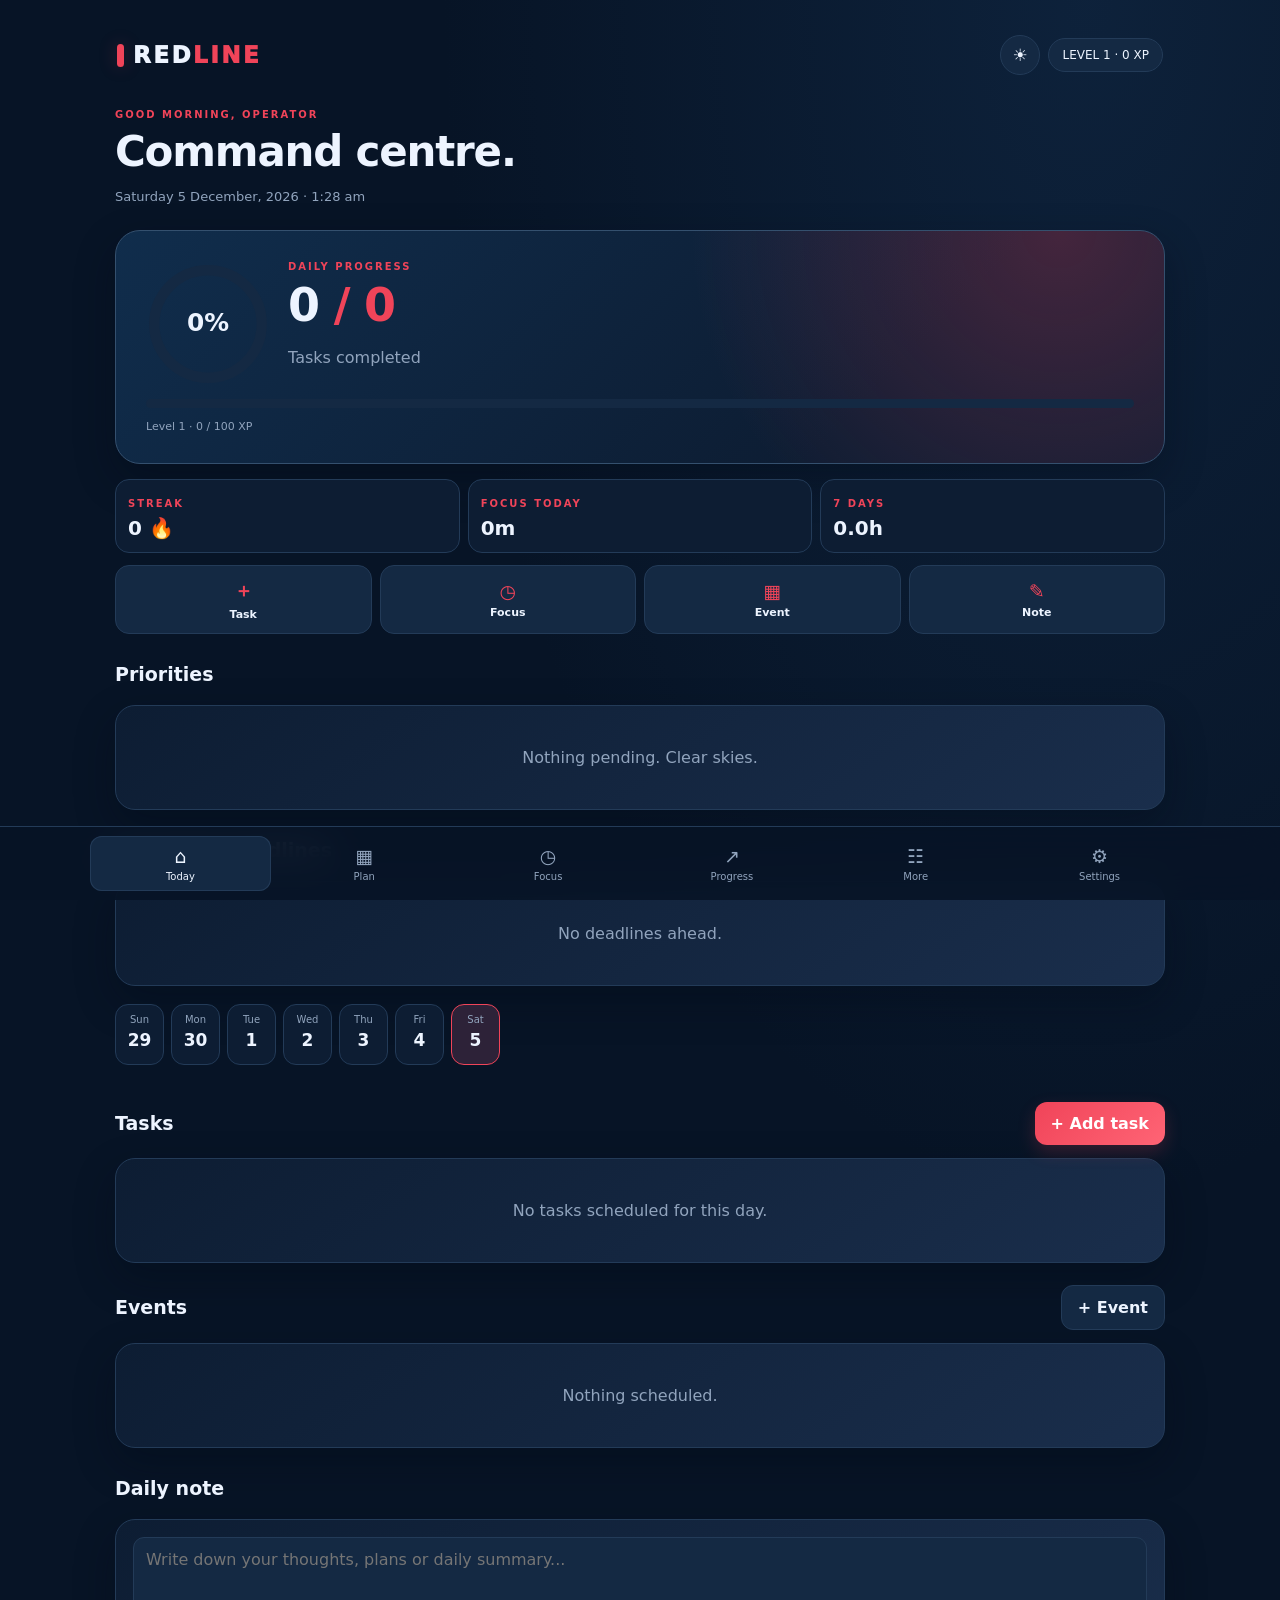
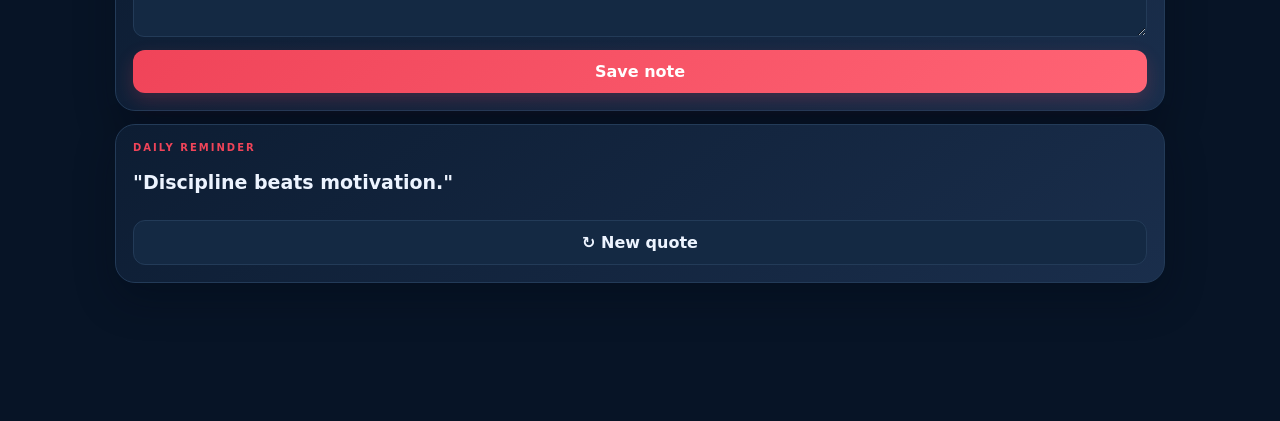
<file: index.html>
<!DOCTYPE html>
<html lang="en">
<head>
<meta charset="UTF-8">
<meta name="viewport" content="width=device-width, initial-scale=1, viewport-fit=cover">
<meta name="theme-color" content="#081426">
<meta name="description" content="Redline — build your momentum.">
<link rel="manifest" href="manifest.webmanifest">
<link rel="icon" href="icon-192.png">
<link rel="apple-touch-icon" href="icon-180.png">
<title>Redline 2.4</title>
<link rel="stylesheet" href="style.css">
</head>
<body>
<script>
window.__e=[];
window.addEventListener('error',function(ev){window.__e.push(ev.message+' ('+String(ev.filename||'').split('/').pop()+' line '+ev.lineno+')');var d=document.getElementById('errbar');if(!d){d=document.createElement('div');d.id='errbar';d.style.cssText='position:fixed;top:0;left:0;right:0;z-index:99;background:#b00020;color:#fff;padding:12px;font:13px monospace;white-space:pre-wrap;max-height:70vh;overflow:auto';document.body.appendChild(d)}d.textContent=window.__e.map(function(x,i){return (i+1)+') '+x}).join('\n')});
setTimeout(function(){var m=document.getElementById('screen');if(!m||!m.innerHTML.trim()){var d=document.createElement('div');d.style.cssText='padding:20px;color:#fff;font:14px sans-serif';d.textContent='Redline did not render. core.js '+(typeof save==='function'?'OK':'BROKEN')+', screens1.js '+(typeof renderCalendar==='function'?'OK':'BROKEN')+', screens2.js '+(typeof renderFocus==='function'?'OK':'BROKEN');document.body.appendChild(d)}},1500);
</script>

<div class="app">
  <header class="top">
    <div class="brand">RED<span>LINE</span></div>
    <div class="top-actions">
      <button class="icon-btn" id="themeToggle" onclick="toggleTheme()" aria-label="Toggle theme">☀</button>
      <div class="level-pill" id="levelPill">LEVEL 1 · 0 XP</div>
    </div>
  </header>
  <main id="screen"></main>
</div>
<nav class="nav"><div class="nav-inner" id="nav"></div></nav>
<div class="toast" id="toast"></div>

<div class="modal" id="taskModal"><div class="modal-box">
  <div class="section-head"><h2>New task</h2><button class="delete" onclick="closeTaskModal()">✕</button></div>
  <div class="field"><label>TASK NAME</label><input id="taskName" maxlength="100" placeholder="What needs to get done?"></div>
  <div class="field"><label>DATE</label><input id="taskDate" type="date"></div>
  <div class="field"><label>CATEGORY</label><select id="taskCat"></select></div>
  <div class="field"><label>PRIORITY</label><select id="taskPri"><option value="0">Normal</option><option value="1">Important</option><option value="2">High</option></select></div>
  <div class="field"><label>REPEAT</label><select id="taskRep"><option value="none">Does not repeat</option><option value="daily">Daily</option><option value="weekly">Weekly</option></select></div>
  <button class="primary block" onclick="addTask()">Add task</button>
</div></div>

<div class="modal" id="eventModal"><div class="modal-box">
  <div class="section-head"><h2 id="eventModalTitle">Create event</h2><button class="delete" onclick="closeEventModal()">✕</button></div>
  <input type="hidden" id="eventEditId">
  <div class="field"><label>EVENT TITLE</label><input id="eventName" maxlength="120" placeholder="Class, meeting, activity..."></div>
  <div class="grid"><div class="field"><label>START DATE</label><input id="eventDate" type="date"></div><div class="field"><label>END DATE</label><input id="eventEndDate" type="date"></div></div>
  <div class="grid"><div class="field"><label>START TIME</label><input id="eventTime" type="time"></div><div class="field"><label>END TIME</label><input id="eventEndTime" type="time"></div></div>
  <div class="field"><label>LOCATION</label><input id="eventLocation" maxlength="120" placeholder="Optional"></div>
  <div class="field"><label>DESCRIPTION</label><textarea id="eventDescription" placeholder="Add details..."></textarea></div>
  <div class="field"><label>CALENDAR</label><select id="eventCategory"><option>Personal</option><option>School</option><option>Work</option><option>Fitness</option><option>Other</option></select></div>
  <div class="field"><label>EVENT COLOUR</label><div class="color-options" id="eventColors"></div></div>
  <div class="field"><label>REPEAT</label><select id="eventRepeat"><option value="none">Does not repeat</option><option value="daily">Daily</option><option value="weekly">Weekly</option><option value="monthly">Monthly</option><option value="yearly">Yearly</option></select></div>
  <button class="primary block" onclick="saveEvent()">Save event</button>
</div></div>

<script src="core.js"></script>
<script src="screens1.js"></script>
<script src="screens2.js"></script>
</body>
</html>
</file>
<file: style.css>
:root{
  color-scheme:dark;
  --bg:#071426;--panel:#0d1d33;--panel2:#142943;--line:#233b58;
  --ink:#edf4ff;--muted:#91a4bd;--red:#f04459;--red2:#ff6475;
  --green:#55d6a2;--amber:#f4c16b;--blue:#78aaff;--purple:#b99cff;
  --shadow:0 16px 40px #02091455;--radius:20px;--accent-glow:#f0445940;
}
:root[data-theme="light"]{
  color-scheme:light;
  --bg:#edf3fb;--panel:#ffffff;--panel2:#e7eef8;--line:#d2deec;
  --ink:#12243b;--muted:#657991;--red:#d92f49;--red2:#ed4960;
  --green:#16885f;--amber:#a66a0a;--blue:#356fc6;--purple:#7956bd;
  --shadow:0 14px 35px #29415a16;
}
*{box-sizing:border-box}
html{scroll-behavior:smooth}
body{min-height:100vh}
.app{animation:appIn .45s ease both}
@keyframes appIn{from{opacity:0;transform:translateY(8px)}to{opacity:1;transform:translateY(0)}}
.card,.hero,.month-cell,.date-btn{transition:transform .2s ease,border-color .2s ease,box-shadow .2s ease}
.card:hover{border-color:color-mix(in srgb,var(--red) 35%,var(--line))}
.primary:hover,.secondary:hover,.danger:hover{filter:brightness(1.08)}
.primary:active,.secondary:active,.danger:active,.nav button:active{transform:scale(.97)}
.nav button{transition:background .2s,color .2s,transform .2s}
.nav button.active{color:var(--red);box-shadow:inset 0 0 0 1px color-mix(in srgb,var(--red) 35%,var(--line))}
.brand{display:flex;align-items:center;gap:0}
.brand:before{content:"";display:inline-block;width:7px;height:23px;border-radius:5px;background:var(--red);margin-right:9px;box-shadow:0 0 18px var(--accent-glow)}
.settings-row{display:flex;align-items:center;justify-content:space-between;gap:14px;padding:13px 0;border-bottom:1px solid var(--line)}
.settings-row:last-child{border:0}
.settings-row>div{min-width:0}
.settings-row input[type=checkbox]{width:20px;height:20px;accent-color:var(--red)}
.profile-chip{display:inline-flex;align-items:center;gap:8px;padding:7px 11px;border:1px solid var(--line);border-radius:30px;background:var(--panel2);font-size:12px;color:var(--muted)}
@media(max-width:600px){.nav button{font-size:9px}.nav button span{font-size:17px}.nav-inner{gap:1px}.app{padding-bottom:14px}}
@media(prefers-reduced-motion:reduce){*,*::before,*::after{scroll-behavior:auto!important;animation-duration:.01ms!important;animation-iteration-count:1!important;transition-duration:.01ms!important}}
body{margin:0;background:radial-gradient(ellipse at 85% 0%,#17365a66,transparent 42%),var(--bg);color:var(--ink);font-family:Inter,system-ui,-apple-system,sans-serif;padding-bottom:100px;transition:background .25s,color .25s}
button,input,textarea,select{font:inherit}
button{cursor:pointer;color:inherit}
button:disabled{opacity:.45;cursor:not-allowed}
.app{max-width:1100px;margin:auto;padding:18px}
.top{display:flex;align-items:center;justify-content:space-between;padding:10px 2px 22px;gap:12px}
.brand{font-size:23px;font-weight:950;letter-spacing:2.5px}
.brand span{color:var(--red)}
.top-actions{display:flex;align-items:center;gap:8px}
.level-pill,.icon-btn{background:var(--panel2);border:1px solid var(--line);border-radius:30px;padding:9px 13px;font-size:12px}
.icon-btn{font-size:17px;width:40px;height:40px;padding:0}
.page-heading{margin:12px 0 22px}
.eyebrow{color:var(--red);font-size:10px;font-weight:900;letter-spacing:2px;text-transform:uppercase}
h1{font-size:clamp(30px,6vw,42px);line-height:1.08;margin:9px 0;letter-spacing:-1.2px}
h2{font-size:19px;margin:7px 0}
h3{margin:6px 0}
p{line-height:1.55}
.muted{color:var(--muted);font-size:13px}
.card{background:linear-gradient(145deg,var(--panel),color-mix(in srgb,var(--panel) 88%,var(--blue)));border:1px solid var(--line);border-radius:var(--radius);padding:17px;margin:13px 0;box-shadow:var(--shadow)}
.hero{background:radial-gradient(circle at 90% 0%,#e83d5940,transparent 38%),linear-gradient(135deg,#102d4c,var(--panel) 72%);border:1px solid #34506e;border-radius:25px;padding:23px;margin-bottom:15px;box-shadow:var(--shadow)}
:root[data-theme="light"] .hero{background:radial-gradient(circle at 90% 0%,#ef405322,transparent 40%),linear-gradient(135deg,#e1edfc,#fff 75%);border-color:#c4d5e9}
.hero h1{font-size:clamp(34px,7vw,46px)}
.hero h1 span{color:var(--red)}
.hero p{color:var(--muted)}
.grid{display:grid;grid-template-columns:repeat(2,minmax(0,1fr));gap:10px}
.stat-card{margin:0;padding:15px}
.stat-number{font-size:28px;font-weight:900;margin:9px 0;letter-spacing:-.7px}
.stat-number small{font-size:12px;color:var(--muted)}
.primary,.secondary,.danger{border:0;border-radius:12px;padding:12px 16px;font-weight:800;transition:transform .15s,filter .15s}
.primary{background:linear-gradient(135deg,var(--red),var(--red2));color:white;box-shadow:0 7px 18px #ef405333}
.secondary{background:var(--panel2);border:1px solid var(--line)}
.danger{background:#572632;color:#ffc0c8}
:root[data-theme="light"] .danger{background:#ffe4e8;color:#a51f36}
button:active{transform:scale(.97)}
.block{width:100%;margin-top:9px}
input,textarea,select{width:100%;padding:12px;border-radius:11px;border:1px solid var(--line);background:var(--panel2);color:var(--ink);outline:none}
textarea{resize:vertical;min-height:100px}
input:focus,textarea:focus,select:focus{border-color:var(--red);box-shadow:0 0 0 3px #ef40551c}
.field{margin:13px 0}
.field label{display:block;font-size:10px;letter-spacing:1.5px;color:var(--muted);font-weight:900;margin-bottom:7px}
.section-head{display:flex;align-items:center;justify-content:space-between;gap:10px;margin:22px 0 10px}
.task{display:flex;align-items:center;gap:11px;padding:13px 0;border-bottom:1px solid var(--line)}
.task:last-child{border:0}
.task input[type=checkbox]{width:20px;height:20px;accent-color:var(--red)}
.task.done .task-name{text-decoration:line-through;color:var(--muted)}
.task-name{font-weight:700;flex:1;overflow-wrap:anywhere}
.task small{display:block;color:var(--muted);margin-top:4px;font-weight:500}
.delete{border:0;background:transparent;color:var(--muted);font-size:20px;padding:5px 9px}
.progress-track{height:9px;background:var(--panel2);border-radius:20px;overflow:hidden;margin:12px 0}
.progress-track i{display:block;height:100%;background:linear-gradient(90deg,var(--red),#ff8791);border-radius:20px;transition:width .3s}
.date-strip{display:flex;gap:7px;overflow-x:auto;padding:5px 0 15px}
.date-btn{min-width:49px;padding:9px 5px;background:var(--panel);border:1px solid var(--line);border-radius:13px;display:flex;flex-direction:column;align-items:center;gap:5px}
.date-btn span{font-size:10px;color:var(--muted)}
.date-btn.active{border-color:var(--red);background:color-mix(in srgb,var(--red) 14%,var(--panel))}
.date-btn b{font-size:17px}.date-btn i{font-size:10px;color:var(--green)}
.nav{position:fixed;bottom:0;left:0;right:0;z-index:10;background:color-mix(in srgb,var(--bg) 88%,transparent);border-top:1px solid var(--line);padding:9px 5px calc(9px + env(safe-area-inset-bottom));backdrop-filter:blur(18px)}
.nav-inner{max-width:1100px;margin:auto;display:flex;justify-content:space-around;gap:3px}
.nav button{flex:1;border:0;background:transparent;color:var(--muted);padding:9px 2px;border-radius:12px;font-size:10px}
.nav button.active{color:var(--ink);background:var(--panel2);box-shadow:inset 0 0 0 1px var(--line)}
.nav button span{display:block;font-size:19px;margin-bottom:4px}
.timer{font-size:clamp(43px,10vw,58px);font-weight:950;letter-spacing:2px;text-align:center;margin:20px 0;font-variant-numeric:tabular-nums}
.timer-ring{width:220px;height:220px;border:8px solid var(--panel2);border-top-color:var(--red);border-radius:50%;display:flex;align-items:center;justify-content:center;margin:20px auto;box-shadow:0 0 35px #ef40551b}
.center{text-align:center}
.quote{font-size:19px;font-weight:750;line-height:1.5;padding:15px 0}
.chart{display:flex;align-items:flex-end;gap:7px;height:150px;padding:15px 0 0}
.bar-col{flex:1;height:100%;display:flex;flex-direction:column;justify-content:flex-end;align-items:center;gap:6px;min-width:0}
.bar-col i{width:70%;max-width:30px;background:linear-gradient(0deg,var(--red),#ff8a96);border-radius:6px 6px 2px 2px;min-height:2px}
.bar-col span{font-size:9px;color:var(--muted)}
.badge{border:1px solid var(--line);background:var(--panel);padding:12px;border-radius:13px;margin:8px 0}
.badge.unlocked{border-color:var(--amber)}.badge.locked{opacity:.58}
.shop-item{display:flex;align-items:center;gap:12px;padding:13px 0;border-bottom:1px solid var(--line)}
.shop-item .emoji{font-size:27px}.shop-item .details{flex:1}
.toast{position:fixed;bottom:90px;left:50%;transform:translateX(-50%);background:var(--panel2);border:1px solid var(--line);color:var(--ink);padding:12px 18px;border-radius:12px;z-index:30;font-size:13px;opacity:0;pointer-events:none;transition:opacity .2s;box-shadow:var(--shadow);max-width:90vw;text-align:center}
.toast.show{opacity:1}
.modal{display:none;position:fixed;inset:0;background:#000b;z-index:20;align-items:center;justify-content:center;padding:18px}
.modal.show{display:flex}
.modal-box{width:100%;max-width:500px;background:var(--panel);border:1px solid var(--line);border-radius:20px;padding:20px;max-height:90vh;overflow:auto;box-shadow:var(--shadow)}
.empty{text-align:center;padding:25px 10px;color:var(--muted)}
.small{font-size:11px}
.calendar-toolbar{display:flex;align-items:center;justify-content:space-between;gap:8px;flex-wrap:wrap}
.calendar-toolbar h2{flex:1;text-align:center}
.calendar-controls{display:flex;gap:6px;align-items:center}
.calendar-controls button{padding:9px 12px}
.view-switch{display:flex;gap:4px;background:var(--panel2);padding:4px;border-radius:12px;flex-wrap:wrap}
.view-switch button{border:0;background:transparent;color:var(--muted);border-radius:9px;padding:8px 10px;font-size:12px}
.view-switch button.active{background:var(--red);color:white}
.cal-weekdays,.month-grid{display:grid;grid-template-columns:repeat(7,minmax(0,1fr));gap:5px}
.cal-weekdays{margin-bottom:6px}
.cal-weekdays div{text-align:center;color:var(--muted);font-size:11px;padding:7px 0}
.month-cell{min-height:100px;padding:7px 5px;border:1px solid var(--line);border-radius:10px;background:var(--panel2);text-align:left;display:flex;flex-direction:column;gap:4px;overflow:hidden}
.month-cell.outside{opacity:.35}.month-cell.selected{border:1px solid var(--red);background:color-mix(in srgb,var(--red) 13%,var(--panel2))}
.month-cell.today .day-number{color:var(--red);font-weight:950}
.day-number{font-size:12px}
.event-dot{font-size:10px;padding:3px 5px;border-radius:5px;white-space:nowrap;overflow:hidden;text-overflow:ellipsis;background:#344c6b;color:#e2edff}
.event-dot.task-dot{background:#214b40;color:#b6f3d8}.event-dot.exam-dot{background:#59421f;color:#ffdfa5}
.calendar-day-list{display:flex;flex-direction:column;gap:8px}
.event-card{display:flex;gap:10px;padding:12px;border:1px solid var(--line);background:var(--panel2);border-radius:12px;align-items:flex-start;margin:7px 0}
.event-color{width:4px;min-width:4px;align-self:stretch;border-radius:5px}
.event-content{flex:1;min-width:0}.event-content b{overflow-wrap:anywhere}
.event-actions{display:flex;gap:5px}.event-actions button{padding:6px 9px;font-size:12px}
.agenda-date{font-size:12px;color:var(--red);font-weight:900;margin:18px 0 8px}
.time-grid{overflow:auto;max-height:650px;border:1px solid var(--line);border-radius:13px;background:var(--panel)}
.time-grid-inner{position:relative;min-width:520px}
.time-row{display:grid;grid-template-columns:58px 1fr;min-height:58px;border-bottom:1px solid var(--line)}
.time-label{font-size:10px;color:var(--muted);padding:5px;text-align:center}
.time-slot{position:relative;border-left:1px solid var(--line)}
.time-event{position:absolute;left:64px;right:5px;top:3px;border-radius:7px;padding:6px 8px;font-size:11px;overflow:hidden;z-index:2;border-left:3px solid var(--blue);cursor:pointer}
.note-card{position:relative;background:var(--panel2);border:1px solid var(--line);border-radius:14px;padding:17px 48px 17px 16px;min-height:100px;white-space:pre-wrap;overflow-wrap:anywhere;line-height:1.65}
.note-edit{position:absolute;top:9px;right:9px;width:34px;height:34px;border:1px solid var(--line);border-radius:10px;background:var(--panel);font-size:17px}
.color-options{display:flex;gap:9px;flex-wrap:wrap}
.color-choice{width:28px;height:28px;border-radius:50%;border:3px solid transparent;padding:0}
.color-choice.active{outline:2px solid var(--ink);outline-offset:2px}
@media(max-width:600px){.app{padding:13px}.month-cell{min-height:70px;padding:5px 3px}.event-dot{font-size:9px;padding:2px 3px}.view-switch button{padding:8px 7px;font-size:11px}.calendar-toolbar{gap:6px}.calendar-toolbar h2{font-size:16px}.level-pill{font-size:10px;padding:8px 10px}}
@media(min-width:650px){.app{padding:25px}.hero{padding:30px}}
.reduce-motion *, .reduce-motion *::before, .reduce-motion *::after{animation:none!important;transition:none!important;scroll-behavior:auto!important}
.ring{flex:none}.dash{display:flex;gap:18px;align-items:center}
.tiles{display:grid;grid-template-columns:repeat(3,1fr);gap:8px;margin:12px 0}
.tile{background:var(--panel);border:1px solid var(--line);border-radius:14px;padding:12px}.tile b{display:block;font-size:20px;margin-top:5px}
.qa{display:grid;grid-template-columns:repeat(4,1fr);gap:8px}
.qa button{padding:12px 2px;border-radius:14px;border:1px solid var(--line);background:var(--panel2);font-size:11px;font-weight:700}.qa button span{display:block;font-size:19px;margin-bottom:4px;color:var(--red)}
.top{padding-top:calc(10px + env(safe-area-inset-top))}
</file>
